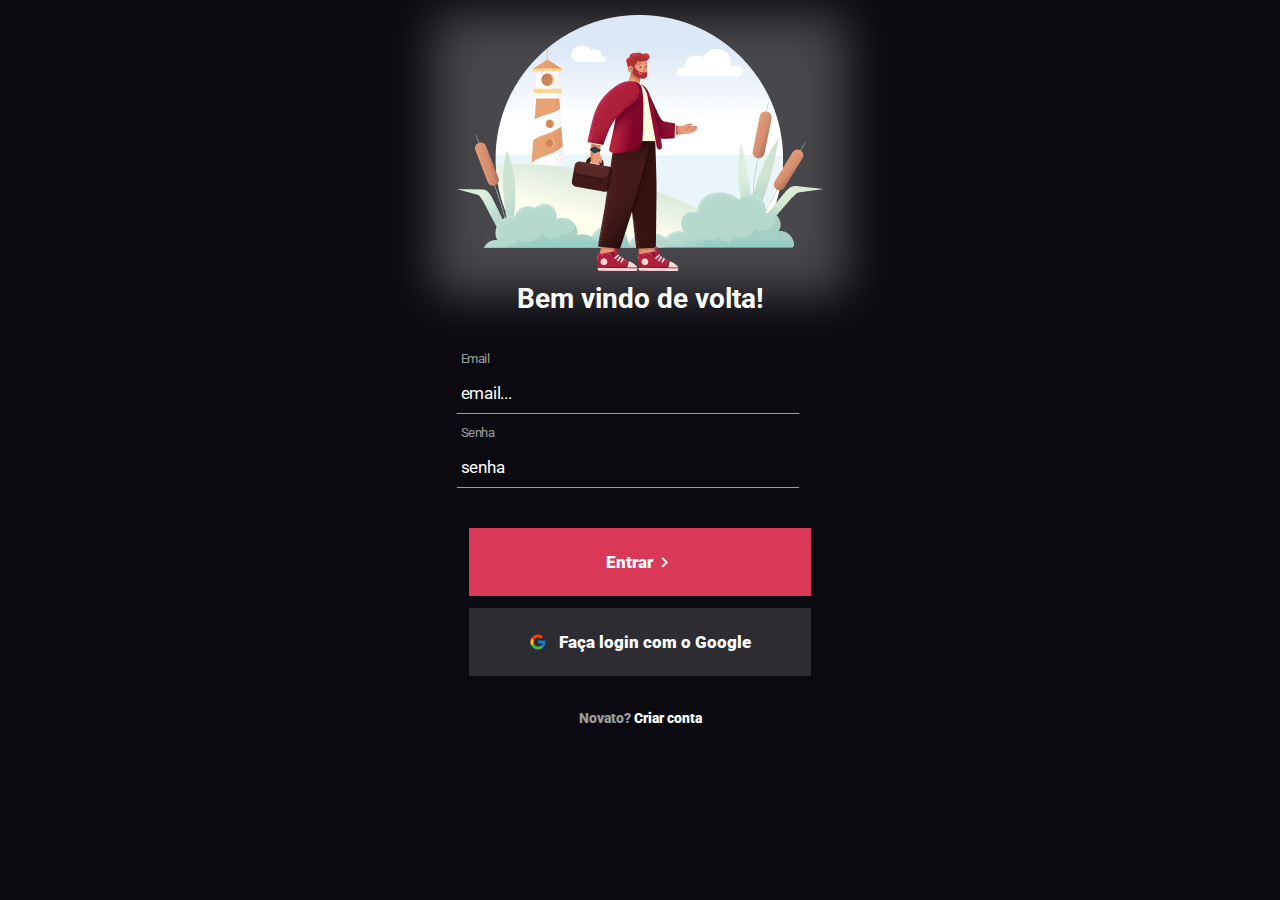
<file: login/index.html>
<!DOCTYPE html>
<html lang="en">

<head>
    <meta charset="UTF-8">
    <meta name="viewport" content="width=device-width, initial-scale=1.0">
    <link rel="stylesheet" href="style.css">
    <link rel="preconnect" href="https://fonts.googleapis.com">
    <link rel="preconnect" href="https://fonts.gstatic.com" crossorigin>
    <link href="https://fonts.googleapis.com/css2?family=Roboto:wght@400;700;900&display=swap" rel="stylesheet">
    <link href='https://unpkg.com/boxicons@2.1.4/css/boxicons.min.css' rel='stylesheet'>
    <title>Log In</title>
</head>

<body>
    <main>
        <div class="blur"></div>
        <img src="./img/homem com mala.png" alt="homem com uma mala">
        <h1>Bem vindo de volta!</h1>

        <div class="container">
            <label>Email</label>
            <input type="text" placeholder="email...">

            <label>Senha</label>
            <input type="text" placeholder="senha">
        </div>

        <button class="btn-login">Entrar <i class='bx bx-chevron-right'></i></button>
        <button class="btn-google"> <img src="./img/icons8-google 1.png" alt="logo google">
            Faça login com o Google</button>
        <div class="container-link">
            <a href="sinup.html">Novato?
                <span>Criar conta</span>
            </a>
        </div>

    </main>

</body>

</html>
</file>
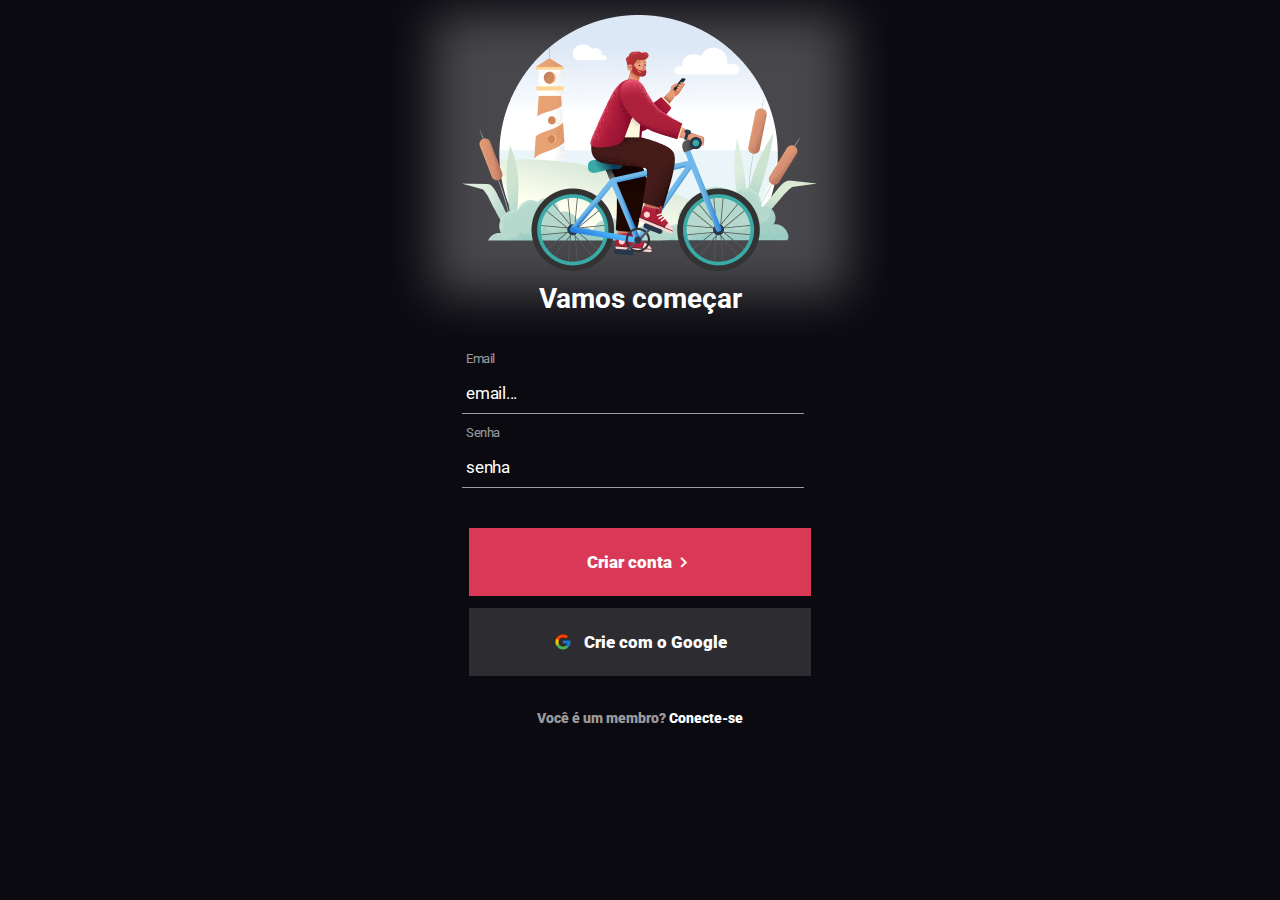
<file: login/sinup.html>
<!DOCTYPE html>
<html lang="en">
<head>
    <meta charset="UTF-8">
    <meta name="viewport" content="width=device-width, initial-scale=1.0">
    <link rel="preconnect" href="https://fonts.googleapis.com">
    <link rel="preconnect" href="https://fonts.gstatic.com" crossorigin>
    <link href="https://fonts.googleapis.com/css2?family=Roboto:wght@400;700;900&display=swap" rel="stylesheet">
    <link href='https://unpkg.com/boxicons@2.1.4/css/boxicons.min.css' rel='stylesheet'>
    <link rel="stylesheet" href="style.css">
    <title>Tela de Cadastro</title>
</head>
<body>
    <main>
        <div class="blur"></div>
        <img src="./img/homem de bicicleta.png" alt="homem com uma mala">
        <h1>Vamos começar</h1>

        <div class="container">
            <label>Email</label>
            <input type="text" placeholder="email...">

            <label>Senha</label>
            <input type="text" placeholder="senha">
        </div>

        <button class="btn-login">Criar conta <i class='bx bx-chevron-right'></i></button>
        <button class="btn-google"> <img src="./img/icons8-google 1.png" alt="logo google">
            Crie com o Google</button>
        <div class="container-link">
            <a href="index.html">Você é um membro? 
                <span>Conecte-se</span>
            </a>
        </div>

    </main>
</body>
</html>
</file>
<file: login/style.css>
*{
    margin: 0;
    padding: 0;
    box-sizing: border-box;
    font-family: "Roboto", sans-serif;
}

body{
    display: flex;
    justify-content: center;
    background: #0A0A10;
    
}

main{
    display: flex;
    flex-direction: column;
    align-items: center;
    padding: 15px 0px;
    max-width: 414px;
    min-height: 100vh;
    gap: 12px;
    position: relative;
}

.blur{
    width: 414px;
    height: 280px;
    position: absolute;
    z-index: -1;
    background: #ffffff;
    opacity: 25%;
    filter: blur(24px);
}

h1{
    font-weight: 700;
    font-size: 28px;
    line-height: 32.81px;
    text-align: center;
    color: #FFFFFF;  
}

.container{
    margin-top: 20px;
    display: flex;
    flex-direction: column;
    width: 100%;
}

label{
    font-weight: 400;
    font-size: 13px;
    line-height: 22px;
    letter-spacing: -0.41px;
    color: rgba(255,255,255,0.6);;
    margin-bottom: 4px;
    margin-left: 4px;
}

input{
    width: 342px;
    height: 40px;
    margin-bottom: 8px;
    background: transparent;
    outline: none;
    border: none;
    border-bottom: 1px solid rgba(255,255,255,0.6);
    font-weight: 400;
    font-size: 17px;
    line-height: 20px;
    letter-spacing: -0.24px;
    color: #ffffff;
    padding-left: 4px;
}

input::placeholder{
    font-weight: 400;
    font-size: 17px;
    line-height: 20px;
    letter-spacing: -0.24px;
    color: #ffffff;
}

.btn-login{
    margin-top: 20px;
    width: 342px;
    height: 68px;
    background: #d93856;
    cursor: pointer;
    font-weight: 900;
    font-size: 17px;
    line-height: 2px;
    color: #ffffff;
    border: none;
    display: flex;
    align-items: center;
    justify-content: center;
    transition: 0.3s ease;
}

.btn-login:hover{
    opacity: 0.8;
    background: #b22222;
    
}

.btn-login:active{
   opacity: 0.6;
    
}

i{
    font-weight: 900;
    font-size: 22px;
    line-height: 2px;
}

.btn-google{
    width: 342px;
    height: 68px;
    background: rgba(255,255,255,0.14);
    cursor: pointer;
    font-weight: 900;
    font-size: 17px;
    line-height: 2px;
    color: #ffffff;
    border: none;
    display: flex;
    align-items: center;
    justify-content: center;
    transition: 0.3s ease;
    gap: 12px;
}

.btn-google:hover{
    opacity: 0.8;
    
}

.btn-google:active{
   opacity: 0.6;
    
}

.container-link{
    margin-top: 20px;
    position: relative;
}

a{
    font-weight: 900;
    font-size: 14px;
    line-height: 16px;
    color: rgba(255,255,255,0.6);
    text-decoration: none;
    
}

a::after{
    content: "";
    width: 0%;
    height: 2px;
    position: absolute;
    background: #d93856;
    bottom: -3px;
    left: 0;
    transition: 0.3s ease;
}

a:hover::after{
    content: "";
    width: 100%;
    height: 2px;
    position: absolute;
    background: #d93856;
    bottom: -3px;
    left: 0;
}

span{
    color: #ffffff;
}
</file>
